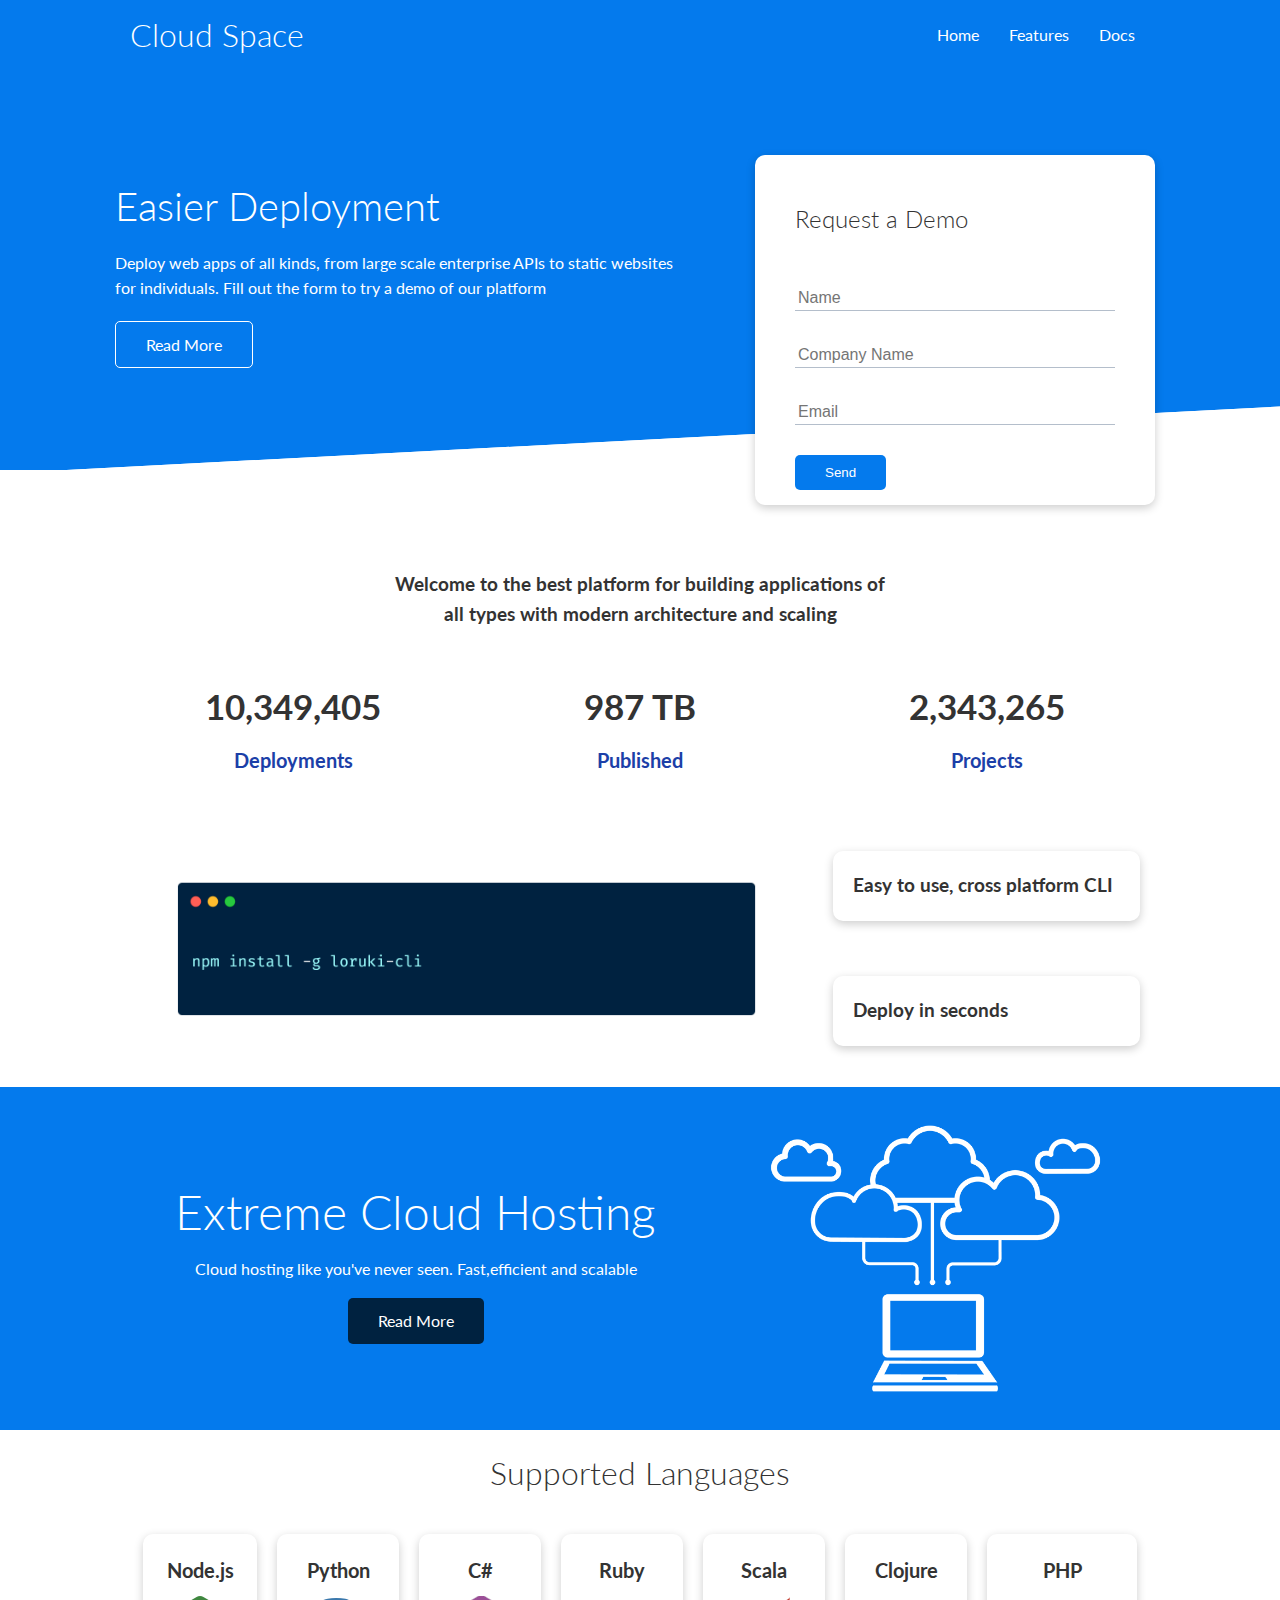
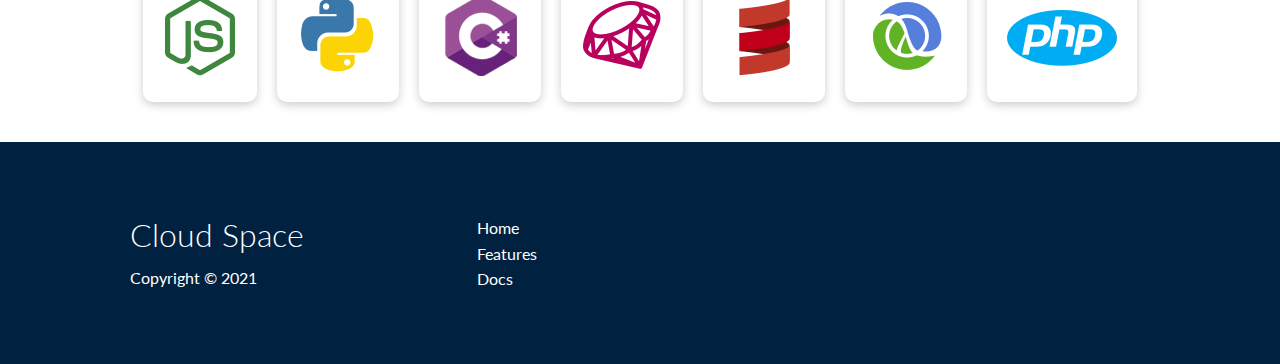
<file: index.html>
<!DOCTYPE html>
<html lang="en">

<head>
    <meta charset="UTF-8">
    <meta http-equiv="X-UA-Compatible" content="IE=edge">
    <meta name="viewport" content="width=device-width, initial-scale=1.0">
    <link rel="stylesheet" href="https://cdnjs.cloudflare.com/ajax/libs/font-awesome/5.15.1/css/all.min.css"
        integrity="sha512-+4zCK9k+qNFUR5X+cKL9EIR+ZOhtIloNl9GIKS57V1MyNsYpYcUrUeQc9vNfzsWfV28IaLL3i96P9sdNyeRssA=="
        crossorigin="anonymous" />
    <link rel="stylesheet" href="css/utilities.css">
    <link rel="stylesheet" href="css/style.css">
    <title>Loruki | Cloud Hosting For Everyone</title>
</head>

<body>
    <!-- Navbar -->
    <div class="navbar">
        <div class="container flex">
            <h1 class="logo">Cloud Space</h1>
            <nav>
                <ul>
                    <li><a href="index.html">Home</a></li>
                    <li><a href="features.html">Features</a></li>
                    <li><a href="docs.html">Docs</a></li>
                </ul>
            </nav>
        </div>
    </div>

    <!-- Showcase -->
    <section class="showcase">
        <div class="container grid">
            <div class="showcase-text">
                <h1>Easier Deployment</h1>
                <p>Deploy web apps of all kinds, from large scale enterprise APIs to static websites for individuals.
                    Fill out the form to try a demo of our platform</p>
                <a href="features.html" class="btn btn-outline">Read More</a>
            </div>
            <div class="showcase-form card">
                <h2>Request a Demo</h2>
                <form name="contact" method="POST" netlify-honeypot="bot-field" data-netlify="true">
                    <input type="hidden" name="form-name" value="contact">
                    <p class="hidden">
                        <label>Don’t fill this out if you’re human: <input name="bot-field" /></label>
                    </p>
                    <div class="form-control">
                        <input type="text" name="name" placeholder="Name" required>
                    </div>
                    <div class="form-control">
                        <input type="text" name="company" placeholder="Company Name" required>
                    </div>
                    <div class="form-control">
                        <input type="email" name="email" placeholder="Email" required>
                    </div>
                    <input type="submit" value="Send" class="btn btn-primary">
                </form>
            </div>
        </div>
    </section>

    <!-- Stats -->
    <section class="stats">
        <div class="container">
            <h3 class="stats-heading text-center my-1">
                Welcome to the best platform for building applications of all types with modern architecture and scaling
            </h3>

            <div class="grid grid-3 text-center my-4">
                <div>
                    <i class="fas fa-server fa-3x"></i>
                    <h3>10,349,405</h3>
                    <p class="text-secondary">Deployments</p>
                </div>
                <div>
                    <i class="fas fa-upload fa-3x"></i>
                    <h3>987 TB</h3>
                    <p class="text-secondary">Published</p>
                </div>
                <div>
                    <i class="fas fa-project-diagram fa-3x"></i>
                    <h3>2,343,265</h3>
                    <p class="text-secondary">Projects</p>
                </div>
            </div>
        </div>
    </section>

    <!-- Cli -->
    <section class="cli">
        <div class="container grid">
            <img src="./images/cli.png" alt="Cli">
            <div class="card">
                <h3>Easy to use, cross platform CLI</h3>
            </div>
            <div class="card">
                <h3>Deploy in seconds</h3>
            </div>
        </div>
    </section>

    <!-- Cloud -->
    <section class="cloud bg-primary my-2 py-2">
        <div class="container grid">
            <div class="text-center">
                <h2 class="lg">Extreme Cloud Hosting</h2>
                <p class="lead my-1">Cloud hosting like you've never seen.
                    Fast,efficient and scalable</p>
                    <a href="features.html" class="btn btn-dark">Read More</a>
            </div>
            <img src="images/cloud.png" alt="">

        </div>
    </section>

    <!-- Languages -->
    <section class="languages">
        <h2 class="md text-center my-2">
            Supported Languages
        </h2>
        <div class="container flex">
            <div class="card">
                <h4>Node.js</h4>
                <img src="images/logos/node.png" alt="">
            </div>
            <div class="card">
                <h4>Python</h4>
                <img src="images/logos/python.png" alt="">
              </div>
              <div class="card">
                <h4>C#</h4>
                <img src="images/logos/csharp.png" alt="">
              </div>
              <div class="card">
                <h4>Ruby</h4>
                <img src="images/logos/ruby.png" alt="">
              </div>
              <div class="card">
                <h4>Scala</h4>
                <img src="images/logos/scala.png" alt="">
              </div>
              <div class="card">
                <h4>Clojure</h4>
                <img src="images/logos/clojure.png" alt="">
              </div>
              <div class="card">
                <h4>PHP</h4>
                <img src="images/logos/php.png" alt="">
              </div>
        </div>
    </section>

    <!-- Footer -->

    <footer class="footer bg-dark py-5">
        <div class="container grid grid-3">
            <div>
                <h1>Cloud Space</h1>
                <p>Copyright &copy; 2021</p>
            </div>
            <nav>
                <ul>
                    <li><a href="index.html">Home</a></li>
                    <li><a href="index.html">Features</a></li>
                    <li><a href="index.html">Docs</a></li>
                </ul>
            </nav>
            <div class="social">
                <a href="#"><i class="fab fa-github fa-2x"></i></a>
                <a href="#"><i class="fab fa-facebook fa-2x"></i></a>
                <a href="#"><i class="fab fa-instagram fa-2x"></i></a>
                <a href="#"><i class="fab fa-twitter fa-2x"></i></a>
            </div>
        </div>
    </footer>




</body>

</html>
</file>
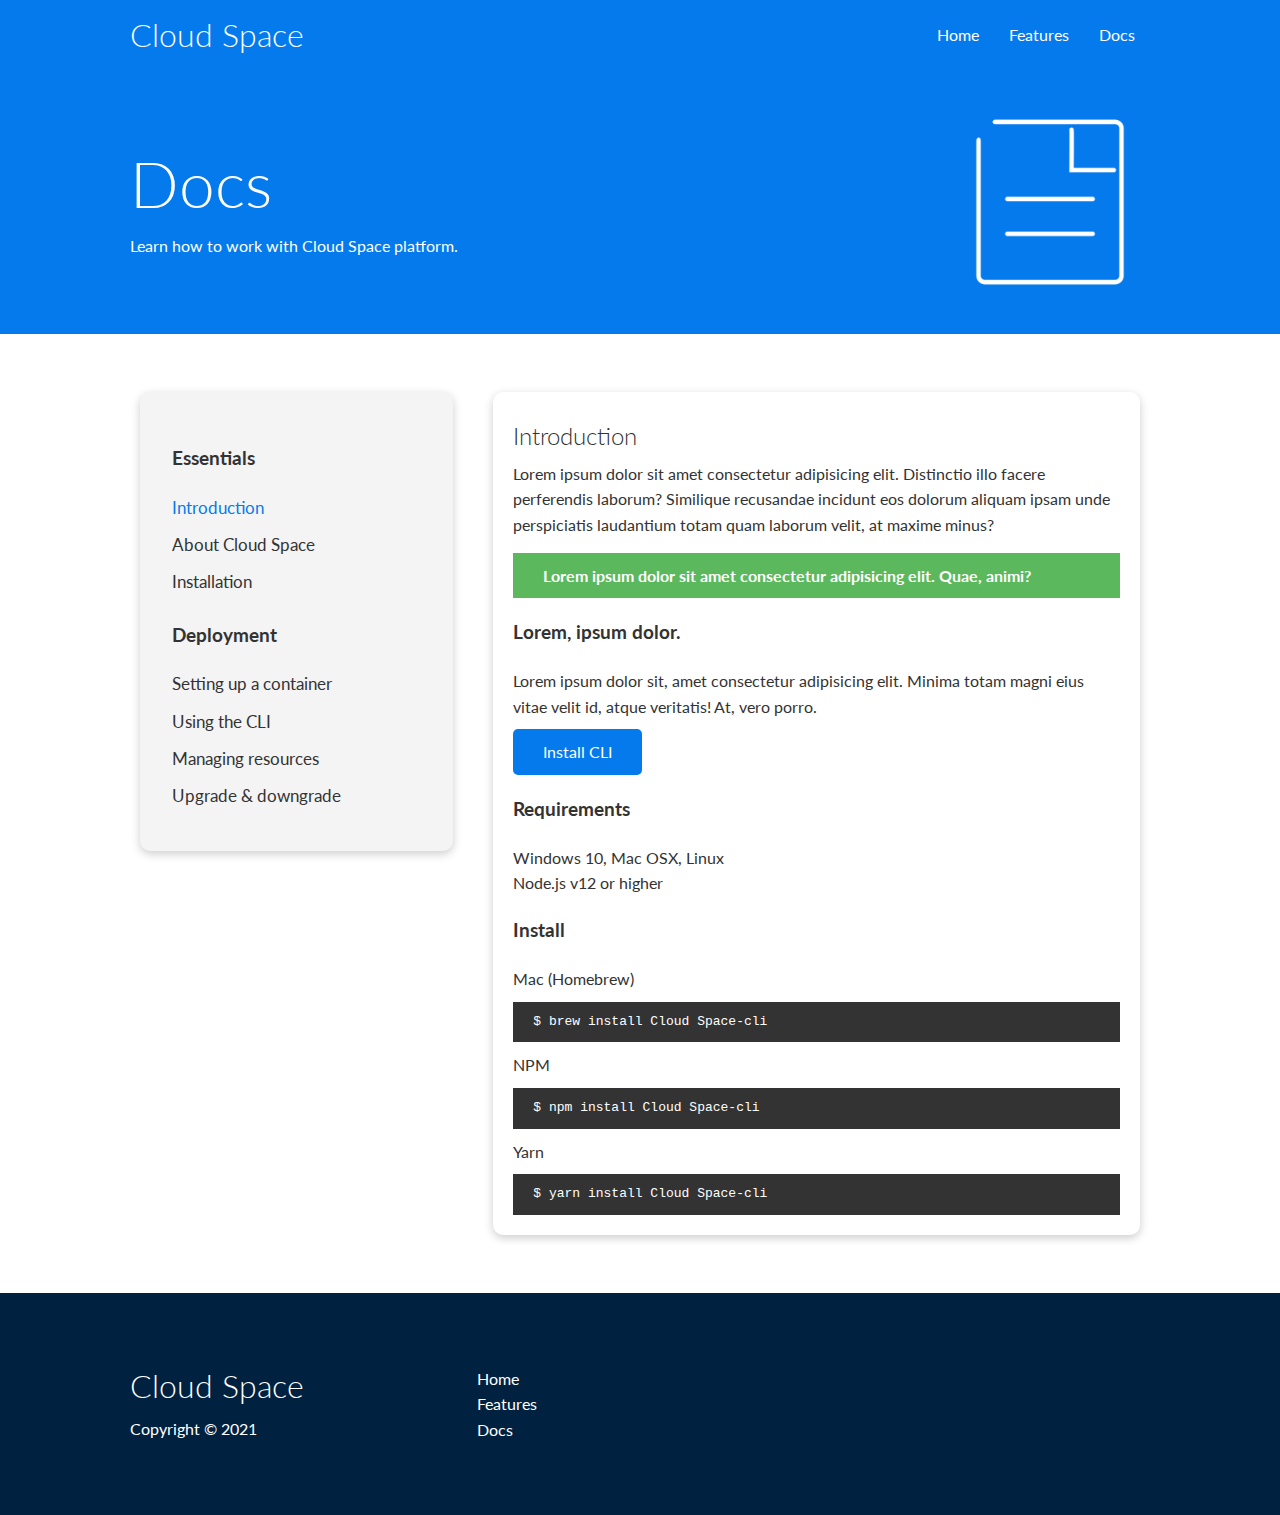
<file: docs.html>
<!DOCTYPE html>
<html lang="en">

<head>
    <meta charset="UTF-8">
    <meta http-equiv="X-UA-Compatible" content="IE=edge">
    <meta name="viewport" content="width=device-width, initial-scale=1.0">
    <link rel="stylesheet" href="https://cdnjs.cloudflare.com/ajax/libs/font-awesome/5.15.1/css/all.min.css"
        integrity="sha512-+4zCK9k+qNFUR5X+cKL9EIR+ZOhtIloNl9GIKS57V1MyNsYpYcUrUeQc9vNfzsWfV28IaLL3i96P9sdNyeRssA=="
        crossorigin="anonymous" />
    <link rel="stylesheet" href="css/utilities.css">
    <link rel="stylesheet" href="css/style.css">
    <title>Cloud Space | Cloud Hosting For Everyone</title>
</head>

<body>
    <!-- Navbar -->
    <div class="navbar">
        <div class="container flex">
            <h1 class="logo">Cloud Space</h1>
            <nav>
                <ul>
                    <li><a href="index.html">Home</a></li>
                    <li><a href="features.html">Features</a></li>
                    <li><a href="docs.html">Docs</a></li>
                </ul>
            </nav>
        </div>
    </div>

    <!-- Head -->
    <section class="docs-head bg-primary py-3">
        <div class="container grid">
            <div>
                <h1 class="xl">Docs</h1>
                <p class="lead">
                    Learn how to work with Cloud Space platform.
                </p>
            </div>
            <img src="./images/docs.png" alt="">
        </div>
    </section>
    <!-- Docs main -->
    <section class="docs-main my-4">
        <div class="container grid">
            <div class="card bg-light p-3">
                <h3 class="my-2">Essentials</h3>
                <nav>
                    <ul>
                        <li><a class="text-primary" href="#">Introduction</a></li>
                        <li><a href="#">About Cloud Space</a></li>
                        <li><a href="#">Installation</a></li>
                    </ul>
                </nav>

                <h3 class="my-2">Deployment</h3>
                <nav>
                    <ul>
                        <li><a href="#">Setting up a container</a></li>
                        <li><a href="#">Using the CLI</a></li>
                        <li><a href="#">Managing resources</a></li>
                        <li><a href="#">Upgrade & downgrade</a></li>
                    </ul>
                </nav>
            </div>
            <div class="card">
                <h2>Introduction</h2>
                <p>Lorem ipsum dolor sit amet consectetur adipisicing elit. Distinctio illo facere perferendis laborum?
                    Similique recusandae incidunt eos dolorum aliquam ipsam unde perspiciatis laudantium totam quam
                    laborum velit, at maxime minus?</p>

                <div class="alert alert-success">
                    <i class="fas fa-info"></i> Lorem ipsum dolor sit amet consectetur adipisicing elit. Quae, animi?
                </div>

                <h3>Lorem, ipsum dolor.</h3>
                <p>Lorem ipsum dolor sit, amet consectetur adipisicing elit. Minima totam magni eius vitae velit id,
                    atque veritatis! At, vero porro.</p>
                <a href="#" class="btn btn-primary">Install CLI</a>

                <h3>Requirements</h3>
                <ul>
                    <li>Windows 10, Mac OSX, Linux</li>
                    <li>Node.js v12 or higher</li>
                </ul>

                <h3>Install</h3>
                <p>Mac (Homebrew)</p>
                <pre><code>$ brew install Cloud Space-cli</code></pre>
                <p>NPM</p>
                <pre><code>$ npm install Cloud Space-cli</code></pre>
                <p>Yarn</p>
                <pre><code>$ yarn install Cloud Space-cli</code></pre>

            </div>
        </div>
    </section>

    <!-- Footer -->
    <footer class="footer bg-dark py-5">
        <div class="container grid grid-3">
            <div>
                <h1>Cloud Space</h1>
                <p>Copyright &copy; 2021</p>
            </div>
            <nav>
                <ul>
                    <li><a href="index.html">Home</a></li>
                    <li><a href="features.html">Features</a></li>
                    <li><a href="index.html">Docs</a></li>
                </ul>
            </nav>
            <div class="social">
                <a href="#"><i class="fab fa-github fa-2x"></i></a>
                <a href="#"><i class="fab fa-facebook fa-2x"></i></a>
                <a href="#"><i class="fab fa-instagram fa-2x"></i></a>
                <a href="#"><i class="fab fa-twitter fa-2x"></i></a>
            </div>
        </div>
    </footer>
</body>

</html>
</file>
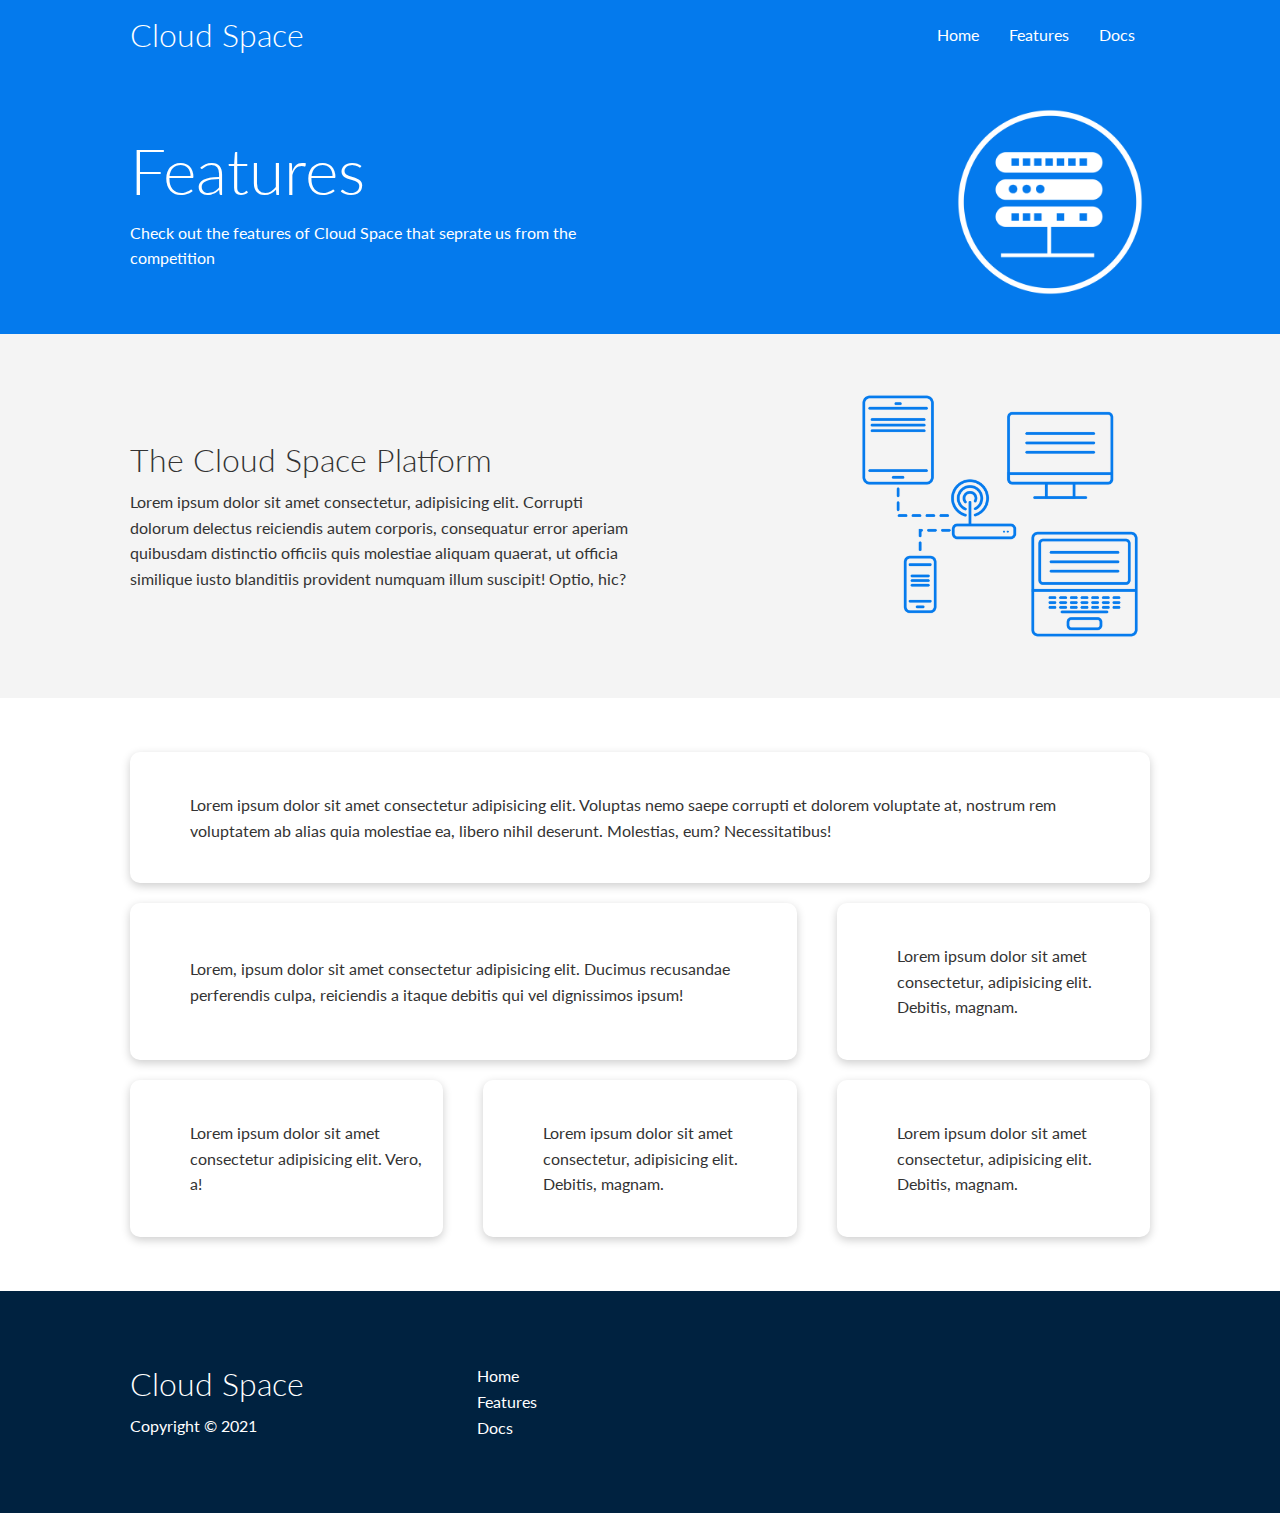
<file: features.html>
<!DOCTYPE html>
<html lang="en">

<head>
    <meta charset="UTF-8">
    <meta http-equiv="X-UA-Compatible" content="IE=edge">
    <meta name="viewport" content="width=device-width, initial-scale=1.0">
    <link rel="stylesheet" href="https://cdnjs.cloudflare.com/ajax/libs/font-awesome/5.15.1/css/all.min.css"
        integrity="sha512-+4zCK9k+qNFUR5X+cKL9EIR+ZOhtIloNl9GIKS57V1MyNsYpYcUrUeQc9vNfzsWfV28IaLL3i96P9sdNyeRssA=="
        crossorigin="anonymous" />
    <link rel="stylesheet" href="css/utilities.css">
    <link rel="stylesheet" href="css/style.css">
    <title>Loruki | Cloud Hosting For Everyone</title>
</head>

<body>
    <!-- Navbar -->
    <div class="navbar">
        <div class="container flex">
            <h1 class="logo">Cloud Space</h1>
            <nav>
                <ul>
                    <li><a href="index.html">Home</a></li>
                    <li><a href="features.html">Features</a></li>
                    <li><a href="docs.html">Docs</a></li>
                </ul>
            </nav>
        </div>
    </div>

    <!-- Head -->
    <section class="features-head bg-primary py-3">
        <div class="container grid">
            <div>
                <h1 class="xl">Features</h1>
                <p class="lead">
                    Check out the features of Cloud Space that
                    seprate us from the competition
                </p>
            </div>
            <img src="./images/server.png" alt="">
        </div>
    </section>

    <!-- Sub Head -->
    <section class="features-sub-head bg-light py-3">
        <div class="container grid">
            <div>
                <h1 class="md">The Cloud Space Platform</h1>
                <p>
                    Lorem ipsum dolor sit amet consectetur, adipisicing elit. Corrupti dolorum delectus reiciendis autem
                    corporis, consequatur error aperiam quibusdam distinctio officiis quis molestiae aliquam quaerat, ut
                    officia similique iusto blanditiis provident numquam illum suscipit! Optio, hic?
                </p>
            </div>
            <img src="./images/server2.png" alt="">
        </div>
    </section>

    <!--Features Main-->
    <section class="features-main my-2">
        <div class="container grid grid-3">
            <div class="card flex">
                <i class="fas fa-server fa-3x"></i>
                <p>Lorem ipsum dolor sit amet consectetur adipisicing elit. Voluptas nemo saepe corrupti et dolorem
                    voluptate at, nostrum rem voluptatem ab alias quia molestiae ea, libero nihil deserunt. Molestias,
                    eum? Necessitatibus!</p>
            </div>
            <div class="card flex">
                <i class="fas fa-network-wired fa-3x"></i>
                <p>
                    Lorem, ipsum dolor sit amet consectetur adipisicing elit. Ducimus
                    recusandae perferendis culpa, reiciendis a itaque debitis qui vel
                    dignissimos ipsum!
                </p>
            </div>
            <div class="card flex">
                <i class="fas fa-laptop-code fa-3x"></i>
                <p>
                    Lorem ipsum dolor sit amet consectetur, adipisicing elit. Debitis,
                    magnam.
                </p>
            </div>
            <div class="card flex">
                <i class="fas fa-database fa-3x"></i>
                <p>
                    Lorem ipsum dolor sit amet consectetur adipisicing elit. Vero, a!
                </p>
            </div>
            <div class="card flex">
                <i class="fas fa-power-off fa-3x"></i>
                <p>
                    Lorem ipsum dolor sit amet consectetur, adipisicing elit. Debitis,
                    magnam.
                </p>
            </div>
            <div class="card flex">
                <i class="fas fa-upload fa-3x"></i>
                <p>
                    Lorem ipsum dolor sit amet consectetur, adipisicing elit. Debitis,
                    magnam.
                </p>
            </div>
        </div>
    </section>

    <!-- Footer -->
    <footer class="footer bg-dark py-5">
        <div class="container grid grid-3">
            <div>
                <h1>Cloud Space</h1>
                <p>Copyright &copy; 2021</p>
            </div>
            <nav>
                <ul>
                    <li><a href="index.html">Home</a></li>
                    <li><a href="features.html">Features</a></li>
                    <li><a href="index.html">Docs</a></li>
                </ul>
            </nav>
            <div class="social">
                <a href="#"><i class="fab fa-github fa-2x"></i></a>
                <a href="#"><i class="fab fa-facebook fa-2x"></i></a>
                <a href="#"><i class="fab fa-instagram fa-2x"></i></a>
                <a href="#"><i class="fab fa-twitter fa-2x"></i></a>
            </div>
        </div>
    </footer>
</body>

</html>
</file>
<file: css/utilities.css>
/* Utilities */
.container{
    max-width: 1100px;
    margin: 0 auto;
    overflow: auto;
    padding: 0 40px;
}

.card{
    background-color: #ffffff;
    color: #333;
    border-radius: 10px;
    box-shadow: 0 3px 10px rgba(0,0,0,0.2);
    padding: 20px;
    margin: 10px;
}

.btn{
    display: inline-block;
    padding: 10px 30px;
    cursor: pointer;
    background-color: var(--primary-color);
    color: #ffffff;
    border: none;
    border-radius: 5px;
}

.btn-outline{
    background-color: transparent;
    border: 1px #ffffff solid;

}

.btn:hover{
    transform: scale(0.98);
}

/* Backgrounds & colored buttons */
.bg-primary,
.btn-primary{
  background-color: var(--primary-color);
  color: #ffffff;
}

.bg-secondary,
.btn-secondary{
  background-color: var(--secondary-color);
  color: #fff;
}

.bg-dark,
.btn-dark{
  background-color: var(--dark-color);
  color: #fff;
}

.bg-light,
.btn-light{
  background-color: var(--light-color);
  color: #333;
}

.bg-primary a,
.btn-primary a,
.bg-secondary a,
.btn-secondary a,
.bg-dark a,
.btn-dark a {
  color: #fff;
}

/* Text Colors */
.text-primary{
 color: var(--primary-color);
}

.text-secondary{
  color: var(--secondary-color);
}

.text-dark{
  color: var(--dark-color);
}

.text-light{
 color: var(--light-color);
}

/* Text sizes */
.lead {
  font-size: 2opx;
}

.sm {
  font-size: 1rem;
}

.md {
  font-size: 2rem;
}

.lg {
  font-size: 3rem;
}

.xl {
  font-size: 4rem;
}

.text-center {
    text-align: center;
}


/* Alert */
.alert {
  background-color: var(--light-color);
  padding: 10px 20px;
  font-weight: bold;
  margin: 15px 0;
}

.alert i {
  margin-right: 10px;
}

.alert-success{
  background-color: var(--success-color);
  color: #fff;
 }

 .alert-error {
   background-color: var(--error-color);
   color: #fff;
 }
.flex{
    display: flex;
    justify-content:center;
    align-items: center;
    height: 100%;
}

.grid{
    display: grid;
    grid-template-columns: repeat(2,1fr);
    gap: 20px;
    height: 100%;
    justify-content: center;
    align-items: center;
   
}

.grid-3{
    grid-template-columns: repeat(3,1fr);
}

/* Margin */
.my-1 {
  margin: 1rem 0;
}

.my-2 {
  margin: 1.5rem 0;
}

.my-3 {
  margin: 2rem 0;
}

.my-4 {
  margin: 3rem 0;
}

.my-5 {
  margin: 4rem 0;
}

.m-1 {
  margin: 1rem;
}

.m-2 {
  margin: 1.5rem;
}

.m-3 {
  margin: 2rem;
}

.m-4 {
  margin: 3rem;
}

.m-5 {
  margin: 4rem;
}

/* Padding */
.py-1 {
  padding: 1rem 0;
}

.py-2 {
  padding: 1.5rem 0;
}

.py-3 {
  padding: 2rem 0;
}

.py-4 {
  padding: 3rem 0;
}

.py-5 {
  padding: 4rem 0;
}

.p-1 {
  padding: 1rem;
}

.p-2 {
  padding: 1.5rem;
}

.p-3 {
  padding: 2rem;
}

.p-4 {
  padding: 3rem;
}

.p-5 {
  padding: 4rem;
}
</file>
<file: css/style.css>
@import url('https://fonts.googleapis.com/css2?family=Lato:wght@300&display=swap');

:root{
    --primary-color:#047aed;
    --secondary-color:#1c3fa8;    
    --dark-color:#002240;
    --light-color: #f4f4f4;  
    --success-color:#5cb85c;
    --error-color:#d9534f;
}


* {
    box-sizing: border-box;
    padding: 0;
    margin: 0;
}

body{
    font-family: 'lato','sans-serif';
    color: #333;
    line-height: 1.6;
}

ul{
    list-style-type: none;
}

a{
    text-decoration: none;
    color: #333;
}

h1, h2{
    font-weight: 300;
    line-height: 1.2;
    margin: 10px 0;
}

p{
    margin: 10px 0;
} 

img{
    width: 100%;
}

code, pre{
    background: #333;
    color: #fff;
    padding: 10px;
}

.hidden {
    visibility: hidden;
    height: 0;
}

/* Navbar */
.navbar{
    background-color: var(--primary-color);
    color: #ffffff;
    height: 70px;
}

.navbar ul{
    display: flex;
}

.navbar a {
    color: #ffffff;
    padding: 10px;
    margin: 0 5px;
}

.navbar .flex{
    justify-content: space-between;

}

.navbar a:hover {
    border-bottom: 2px solid #ffffff;
}
/* Showcase */
.showcase{
    height: 400px;
    background-color: var(--primary-color);
    color: #fff;
    position: relative;
}

.showcase h1 {
    font-size: 40px;

}
.showcase p{
    margin: 20px 0;
}

.showcase .grid{
    overflow: visible;
    grid-template-columns: 55% 45%;
    gap: 30px;
}

.showcase-text {
    animation: slideInFromLeft 1s ease-in;
}
.showcase-form{
    position: relative;
    top: 60px;
    height: 350px;
    width: 400px;
    padding: 40px;
    z-index: 100;
    justify-self: flex-end;
    animation: slideInFromRight 1.1s ease-in;
}

.showcase-form .form-control{
    margin: 30px 0;
}

.showcase-form input[type="text"],
.showcase-form input[type="email"]{
    border: 0;
    border-bottom: 1px solid #b4becb;
    width: 100%;
    padding: 3px;
    font-size: 16px;
}

.showcase-form input:focus{
    outline: none;
}

.showcase::before,
.showcase::after{
    content: '';
    position: absolute;
    height: 100px;
    bottom: -70px;
    right: 0;
    left: 0;
    background: #ffffff;
    transform: skewY(-3deg);
    -webkit-transform: skewY(-3deg);
    -moz-transform: skewY(-3deg);
    -ms-transform: skewY(-3deg);
}

/* Stats */
.stats{
    padding-top: 100px;
    animation: slideInFromBottom 1s ease-in;
}

.stats-heading{
    max-width: 500px;
    margin: auto;
}

.stats .grid h3{
    font-size: 35px;
}
.stats .grid p{
    font-size: 20px;
    font-weight: bold;
}

/* Cli */
.cli .grid{
    grid-template-columns: repeat(3,1fr);
    grid-template-rows: repeat(2,1fr);
}

.cli .grid > *:first-child {
    grid-column: 1/span 2;
    grid-row: 1/span 2;
}

/* Cloud */
.cloud .grid{
    grid-template-columns: 4fr 3fr ;
}

/* Languages */
.languages .flex {
    flex-wrap: wrap;
}

.languages .card {
    text-align: center;
    margin: 18px 10px 40px;
    transition: transform 0.2s ease-in; 
}

.languages .card h4{
    font-size: 20px;
    margin-bottom: 10px;
}

.languages .card:hover {
    transform: translateY(-15px);
}

/* Features */
.features-head img, 
.docs-head img {
    width: 200px;
    justify-self: flex-end;
}

.features-sub-head img{
    width: 300px;
    justify-self: flex-end;
}

.features-main .card > i {
    margin: 20px;
}

.features-main .grid {
    padding: 30px;
}

.features-main .grid > *:first-child {
    grid-column: 1 / span 3;
}

.features-main .grid > *:nth-child(2){
    grid-column: 1 / span 2;
}

/* Docs */
.docs-main h3{
    margin: 20px 0;
}

.docs-main .grid {
grid-template-columns: 1fr 2fr;
align-items: flex-start;
}

.docs-main nav li {
    font-size: 17px;
    padding-bottom: 5px;
    margin-bottom: 5px;
    border-bottom: 1px;
}

.docs-main a:hover {
    font-weight: bold;
}
/* Footer */
.footer .social a{
    margin: 0 10px;
}


/* Animations */

@keyframes slideInFromLeft {
    0% {
        transform: translateX(-100%);
    }

    100% {
        transform: translateX(0);
    }
}
@keyframes slideInFromRight {
        0% {
            transform: translateX(100%);
        }
    
        100% {
            transform: translateX(0);
        }  
}

@keyframes slideInFromTop {
    0% {
        transform: translateY(-100%);
    }

    100% {
        transform: translateX(0);
    }  
}

@keyframes slideInFromBottom {
    0% {
        transform: translateY(100%);
    }

    100% {
        transform: translateX(0);
    }  
}

/* Tablets and under */
@media(max-width: 768px) {
    .grid,
    .showcase .grid,
    .stats .grid,
    .cli .grid,
    .cloud .grid,
    .features-main .grid,
    .docs-main .grid{
        grid-template-columns: 1fr;
        grid-template-rows: 1fr;
    }

    .showcase {
        height: auto;
    }

    .showcase-text {
        text-align: center;
        margin-top: 40px;
        animation: slideInFromTop 1s ease-in;
    }

    .showcase-form {
        justify-self: center;
        margin: auto;
        animation: slideInFromBottom 1s ease-in;
    }

    .cli .grid > *:first-child {
        grid-column: 1;
        grid-row: 1;
    }

    .features-head,
    .features-sub-head,
    .docs-head {
        text-align: center;
    }

    .features-head img,
    .features-sub-head img,
    .docs-head img {
        justify-self: center;
    }

    .features-main .grid >*:first-child,
    .features-main .grid >*:nth-child(2) {
        grid-column: 1;
    }
}

/* Mobile */
@media(max-width: 500px) {
    .navbar {
        height: 110px;
    }

    .navbar .flex {
        flex-direction: column;
    }

    .navbar ul {
        padding: 10px;
        background-color: rgba(0, 0, 0, 0.1);
    }
}
</file>
